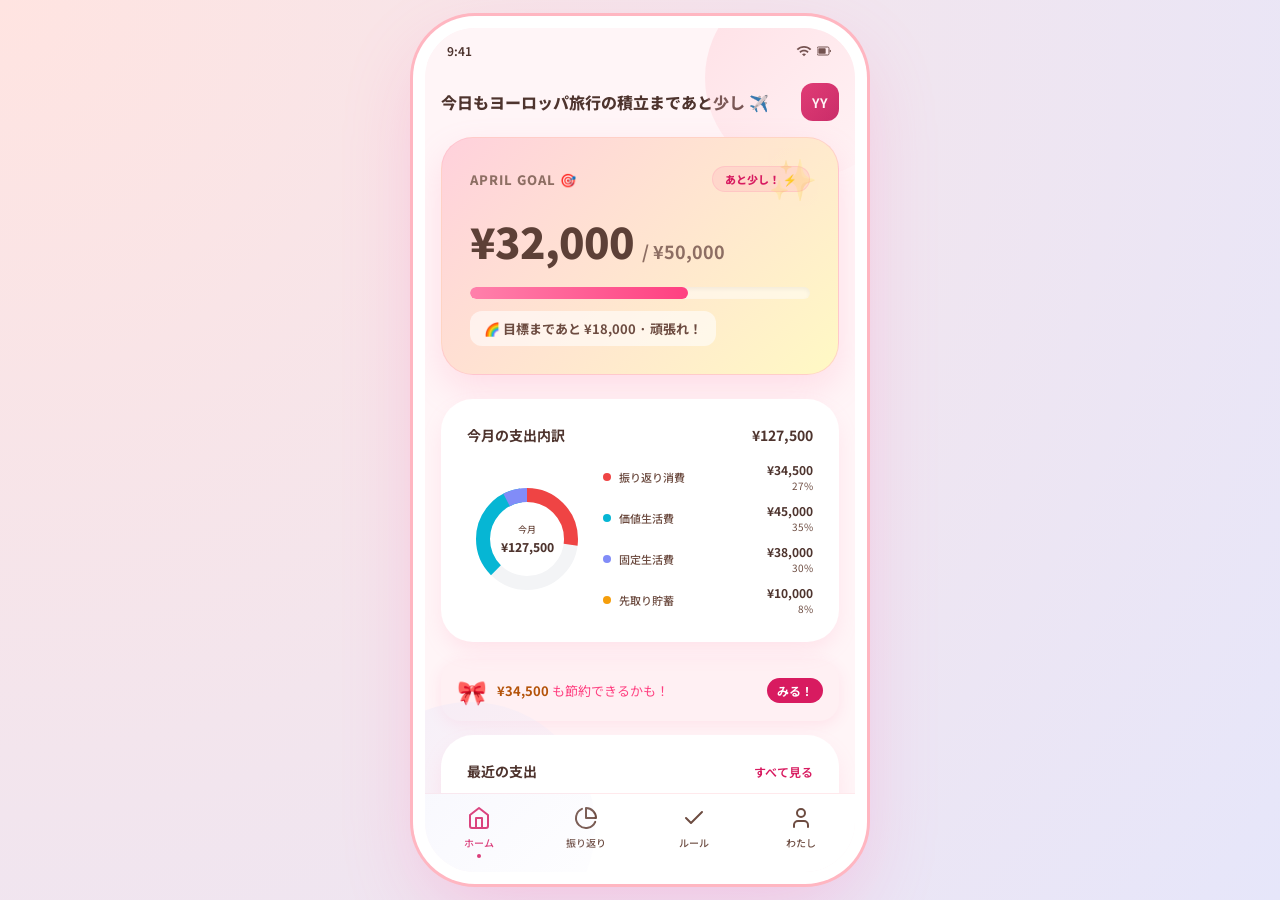
<file: index.html>
<!DOCTYPE html>
<html lang="ja">
<head>
  <meta charset="UTF-8">
  <meta name="viewport" content="width=device-width, initial-scale=1.0, user-scalable=no, viewport-fit=cover">
  <title>ふわマネ</title>
  <link href="https://fonts.googleapis.com/css2?family=Noto+Sans+JP:wght@400;500;600;700;800&display=swap" rel="stylesheet">
  <style>
    /* ── Variables ────────────────────────────────────── */
    :root {
      --bg:        #FFF5F7;
      --surface:   #FFFFFF;
      --border:    rgba(255,182,193,0.3);
      --text:      #4E342E; /* Darker brown for contrast */
      --muted:     #6D4C41; /* Darker muted text for readability */
      --primary:   #D81B60; /* Slightly deeper pink for contrast */
      --primary-g: #C2185B;
      --primary-bg:#FFF0F6;
      --success:   #2E7D32;
      --success-bg:#E8F5E9;
      --danger:    #C62828;
      --danger-bg: #FFEBEE;
      --gold:      #F57F17;
      --teal:      #00838F;
      --card-shadow: 0 10px 25px -5px rgba(255, 128, 171, 0.2);
      --radius-lg: 32px;
      --radius-md: 20px;
    }

    /* ── Reset ────────────────────────────────────────── */
    *, *::before, *::after { box-sizing: border-box; margin: 0; padding: 0; }
    button { cursor: pointer; border: none; background: none; font-family: inherit; }
    input  { font-family: inherit; }

    /* ── Body + phone frame ───────────────────────────── */
    body {
      font-family: 'Noto Sans JP', sans-serif;
      background: #1a1a2e;
      display: flex;
      align-items: flex-start;
      justify-content: center;
      min-height: 100dvh;
    }

    .app {
      width: 100%;
      max-width: 430px;
      min-height: 100dvh;
      background: var(--bg);
      display: flex;
      flex-direction: column;
      position: relative;
      overflow: hidden;
      transition: background 0.3s ease;
    }

    @media (max-width: 500px) {
      .app {
        max-width: none;
        border-radius: 0;
      }
    }

    @media (min-width: 501px) {
      body { 
        align-items: center; 
        padding: 28px 0; 
        background: radial-gradient(circle at top left, #FFE4E1, #E6E6FA); 
      }
      .app {
        min-height: 844px;
        max-height: 844px;
        border-radius: 50px;
        box-shadow:
          0 0 0 12px #fff,
          0 0 0 15px #FFB6C1,
          0 30px 80px rgba(255,105,180,0.3);
        overflow: hidden;
      }
    }

    /* Fluffy bubbles for extra cuteness */
    .app::before {
      content: ''; position: absolute; top: -50px; right: -50px;
      width: 200px; height: 200px; border-radius: 50%;
      background: linear-gradient(135deg, rgba(255,192,203,0.4), rgba(255,255,255,0));
      z-index: 0; pointer-events: none;
    }
    .app::after {
      content: ''; position: absolute; bottom: -80px; left: -80px;
      width: 250px; height: 250px; border-radius: 50%;
      background: linear-gradient(135deg, rgba(230,230,250,0.4), rgba(255,255,255,0));
      z-index: 0; pointer-events: none;
    }

    /* ── Status bar ───────────────────────────────────── */
    .status-bar {
      flex-shrink: 0;
      display: flex;
      justify-content: space-between;
      align-items: center;
      padding: 14px 22px 4px;
      background: var(--bg);
      font-size: 12px;
      font-weight: 600;
      color: var(--text);
    }
    .status-icons { display: flex; align-items: center; gap: 5px; }

    /* ── App body (scrollable) ────────────────────────── */
    .app-body {
      flex: 1;
      overflow-y: auto;
      overflow-x: hidden;
      scrollbar-width: none;
      -webkit-overflow-scrolling: touch;
    }
    .app-body::-webkit-scrollbar { display: none; }

    /* ── Screens ──────────────────────────────────────── */
    .screen { display: none; padding: 0 16px 24px; }
    .screen.active { display: block; }

    /* ── Bottom nav ───────────────────────────────────── */
    .bottom-nav {
      flex-shrink: 0;
      display: flex;
      border-top: 1px solid var(--border);
      background: var(--surface);
      padding: 6px 0 max(env(safe-area-inset-bottom, 0px), 8px);
    }
    .nav-item {
      flex: 1;
      display: flex;
      flex-direction: column;
      align-items: center;
      gap: 3px;
      padding: 6px 4px;
      color: var(--muted);
      font-size: 10px;
      font-weight: 500;
      transition: color 0.15s;
    }
    .nav-item.active { color: var(--primary); }
    .nav-icon { font-size: 20px; line-height: 1; }
    .nav-dot {
      width: 4px; height: 4px; border-radius: 50%;
      background: var(--primary);
      opacity: 0;
      margin-top: 1px;
    }
    .nav-item.active .nav-dot { opacity: 1; }

    /* ── App header ───────────────────────────────────── */
    .app-header {
      display: flex;
      justify-content: space-between;
      align-items: center;
      padding: 20px 0 16px;
    }
    .greeting { font-size: 16px; font-weight: 700; color: var(--text); }
    .month-chip { font-size: 11px; color: var(--muted); font-weight: 500; margin-top: 3px; }
    .avatar-btn {
      width: 38px; height: 38px;
      border-radius: 12px;
      background: linear-gradient(135deg, var(--primary), var(--primary-g));
      color: #fff;
      font-size: 13px;
      font-weight: 700;
      display: flex; align-items: center; justify-content: center;
      transition: transform 0.2s;
    }
    .avatar-btn:active { transform: scale(0.9); }

    .theme-toggle { display: none; }

    .header-actions {
      display: flex;
      gap: 8px;
    }

    /* ── Goal card ────────────────────────────────────── */
    .goal-card {
      background: linear-gradient(135deg, #FFD1DC 0%, #FFF9C4 100%);
      border-radius: var(--radius-lg);
      padding: 28px;
      margin-bottom: 24px;
      color: #5D4037; /* Deep brown for high contrast */
      position: relative;
      overflow: hidden;
      box-shadow: 0 15px 35px rgba(255, 128, 171, 0.2);
      border: 1px solid rgba(255, 182, 193, 0.5);
    }
    .goal-card::before {
      content: '✨';
      position: absolute;
      top: 10px; right: 20px;
      font-size: 40px;
      opacity: 0.2;
      animation: float 4s ease-in-out infinite;
    }
    @keyframes float {
      0%, 100% { transform: translateY(0) rotate(0deg); }
      50% { transform: translateY(-10px) rotate(10deg); }
    }
    .goal-top {
      display: flex;
      justify-content: space-between;
      align-items: center;
      margin-bottom: 18px;
    }
    .goal-label { 
      font-size: 13px; font-weight: 800; color: #8D6E63;
      text-transform: uppercase; letter-spacing: 1px;
    }
    .goal-badge {
      font-size: 11px; font-weight: 800;
      background: rgba(255, 128, 171, 0.15);
      color: #D81B60;
      padding: 4px 12px; border-radius: 999px;
      border: 1px solid rgba(255, 128, 171, 0.2);
    }
    .goal-amounts { 
      margin-bottom: 16px; 
      display: flex; align-items: baseline; gap: 8px;
    }
    .goal-current { font-size: 42px; font-weight: 900; letter-spacing: -1px; color: #5D4037; }
    .goal-total { font-size: 18px; font-weight: 700; color: #8D6E63; }
    .progress-bar {
      height: 12px;
      background: rgba(255, 255, 255, 0.5);
      border-radius: 999px;
      overflow: hidden;
      margin-bottom: 12px;
      box-shadow: inset 0 2px 4px rgba(0,0,0,0.05);
    }
    .progress-fill {
      height: 100%;
      background: linear-gradient(90deg, #FF80AB, #FF4081);
      border-radius: 999px;
    }
    .goal-note { 
      font-size: 13px; font-weight: 700; color: #6D4C41;
      background: rgba(255, 255, 255, 0.6); 
      padding: 8px 14px; border-radius: 12px; 
      display: inline-block; 
    }

    /* ── Cards ────────────────────────────────────────── */


    .card {
      background: var(--surface);
      border-radius: var(--radius-lg);
      padding: 24px;
      margin-bottom: 18px;
      box-shadow: var(--card-shadow);
      transition: all 0.4s cubic-bezier(0.175, 0.885, 0.32, 1.275);
      border: 2px solid transparent;
      position: relative;
      z-index: 1;
    }
    .card:hover {
      transform: translateY(-8px) scale(1.02);
      border-color: var(--primary-bg);
      box-shadow: 0 20px 40px -10px rgba(255, 128, 171, 0.25);
    }
    .card-header {
      display: flex;
      justify-content: space-between;
      align-items: center;
      margin-bottom: 16px;
    }
    .card-header h3 { font-size: 14px; font-weight: 700; color: var(--text); }
    .card-total { font-size: 14px; font-weight: 700; color: var(--text); }
    .see-all { font-size: 12px; color: var(--primary); font-weight: 600; }

    /* ── Donut chart ──────────────────────────────────── */
    .chart-area { display: flex; align-items: center; gap: 16px; }
    .donut-wrap { flex-shrink: 0; position: relative; width: 120px; height: 120px; }
    .donut-chart { width: 120px; height: 120px; }
    .donut-center {
      position: absolute; inset: 0;
      display: flex; flex-direction: column;
      align-items: center; justify-content: center;
      pointer-events: none;
    }
    .donut-center-label { font-size: 9px; color: var(--muted); font-weight: 500; }
    .donut-center-value { font-size: 12px; font-weight: 800; color: var(--text); margin-top: 2px; }
    .chart-legend { flex: 1; display: flex; flex-direction: column; gap: 9px; }
    .legend-item { display: flex; align-items: center; gap: 8px; font-size: 11px; }
    .legend-dot { width: 8px; height: 8px; border-radius: 50%; flex-shrink: 0; }
    .legend-name { flex: 1; color: var(--muted); font-weight: 500; }
    .legend-amount { font-weight: 700; color: var(--text); font-size: 12px; }
    .legend-pct { font-size: 10px; color: var(--muted); }

    /* ── Alert banner ─────────────────────────────────── */
    .alert-banner {
      background: #FFF8EB;
      border: 1px solid #FDE68A;
      border-radius: 14px;
      padding: 13px 16px;
      display: flex;
      align-items: center;
      gap: 10px;
      margin-bottom: 14px;
      font-size: 13px;
      color: #92400E;
    }
    .alert-banner strong { color: #B45309; }
    .alert-link {
      margin-left: auto;
      flex-shrink: 0;
      font-size: 12px; font-weight: 700;
      color: #B45309;
      background: rgba(180,83,9,0.12);
      padding: 4px 10px; border-radius: 999px;
    }

    /* ── Transaction list ─────────────────────────────── */
    .tx-item {
      display: flex;
      align-items: center;
      gap: 12px;
      padding: 9px 0;
      border-bottom: 1px solid var(--border);
    }
    .tx-item:last-child { border-bottom: none; }
    .tx-icon {
      width: 38px; height: 38px;
      border-radius: 12px;
      display: flex; align-items: center; justify-content: center;
      font-size: 18px;
      flex-shrink: 0;
    }
    .tx-info { flex: 1; min-width: 0; }
    .tx-name { font-size: 13px; font-weight: 600; color: var(--text); white-space: nowrap; overflow: hidden; text-overflow: ellipsis; }
    .tx-meta { font-size: 11px; color: var(--muted); margin-top: 2px; display: flex; align-items: center; gap: 6px; }
    .tx-cat { font-size: 10px; font-weight: 600; padding: 1px 6px; border-radius: 999px; }
    .tx-amount { font-size: 14px; font-weight: 700; color: var(--text); }
    .tx-fav {
      margin-left: 8px;
      font-size: 16px;
      color: var(--muted);
      transition: color 0.2s, transform 0.2s;
    }
    .tx-fav.active { color: var(--danger); transform: scale(1.2); }
    .tx-fav:active { transform: scale(0.8); }

    /* Celebration effect */
    .confetti {
      position: absolute;
      width: 8px; height: 8px;
      background: var(--primary);
      border-radius: 50%;
      pointer-events: none;
      z-index: 1000;
    }

    @keyframes celebrate {
      0% { transform: translate(0, 0) scale(1); opacity: 1; }
      100% { transform: translate(var(--tx), var(--ty)) scale(0); opacity: 0; }
    }

    /* ── Screen headers ───────────────────────────────── */
    .screen-header { padding: 20px 0 12px; }
    .screen-header h2 { font-size: 22px; font-weight: 800; color: var(--text); }
    .screen-header p { font-size: 13px; color: var(--muted); margin-top: 3px; }

    /* ── Review screen ────────────────────────────────── */
    .review-hero {
      background: linear-gradient(135deg, #EF4444 0%, #F87171 100%);
      border-radius: 22px;
      padding: 22px;
      color: #fff;
      margin-bottom: 14px;
      text-align: center;
    }
    .review-hero-label { font-size: 12px; font-weight: 500; opacity: 0.85; margin-bottom: 8px; }
    .review-hero-amount { font-size: 44px; font-weight: 800; line-height: 1; }
    .review-hero-sub { font-size: 12px; opacity: 0.8; margin-top: 6px; }
    .review-badge {
      display: inline-block;
      margin-top: 10px;
      background: rgba(255,255,255,0.22);
      font-size: 11px; font-weight: 700;
      padding: 4px 12px; border-radius: 999px;
    }
    .review-item {
      display: flex;
      align-items: flex-start;
      gap: 14px;
      padding: 14px 0;
      border-bottom: 1px solid var(--border);
    }
    .review-item:last-child { border-bottom: none; }
    .review-icon {
      width: 44px; height: 44px;
      border-radius: 14px;
      display: flex; align-items: center; justify-content: center;
      font-size: 22px;
      flex-shrink: 0;
    }
    .review-info { flex: 1; }
    .review-name { font-size: 14px; font-weight: 700; color: var(--text); margin-bottom: 2px; }
    .review-freq { font-size: 11px; color: var(--muted); margin-bottom: 6px; }
    .review-bar-track { height: 4px; border-radius: 2px; background: var(--bg); margin-bottom: 7px; }
    .review-bar-fill { height: 100%; border-radius: 2px; background: var(--danger); }
    .review-suggestion {
      display: inline-flex;
      align-items: center;
      gap: 4px;
      font-size: 11px; font-weight: 600;
      color: var(--primary);
      background: var(--primary-bg);
      padding: 4px 10px; border-radius: 999px;
      cursor: pointer;
    }
    .review-amount { font-size: 15px; font-weight: 700; color: var(--danger); white-space: nowrap; }

    .cta-btn {
      width: 100%;
      padding: 16px;
      border-radius: 16px;
      font-size: 15px; font-weight: 700;
      background: linear-gradient(135deg, #5B5FE8, #818CF8);
      color: #fff;
      margin-top: 8px;
      transition: opacity 0.15s, transform 0.1s;
    }
    .cta-btn:active { opacity: 0.85; transform: scale(0.98); }

    /* ── Rules screen ─────────────────────────────────── */
    .rules-summary {
      background: var(--primary-bg);
      border-radius: 16px;
      padding: 16px 18px;
      margin-bottom: 14px;
      display: flex;
      align-items: center;
      gap: 12px;
    }
    .rules-summary-icon { font-size: 28px; }
    .rules-summary-text { flex: 1; }
    .rules-summary-title { font-size: 14px; font-weight: 700; color: var(--primary); }
    .rules-summary-sub { font-size: 12px; color: var(--primary); opacity: 0.75; }
    .rules-savings { font-size: 18px; font-weight: 800; color: var(--primary); white-space: nowrap; }

    .rule-card {
      background: var(--surface);
      border-radius: var(--radius-md);
      padding: 16px 18px;
      margin-bottom: 10px;
      box-shadow: 0 1px 4px rgba(0,0,0,0.06);
      display: flex;
      align-items: center;
      gap: 14px;
      transition: opacity 0.3s;
      cursor: pointer;
    }
    .rule-card-inner { flex: 1; display: flex; align-items: center; gap: 14px; }
    .rule-card.off { opacity: 0.4; }
    .rule-icon {
      width: 44px; height: 44px;
      border-radius: 14px;
      display: flex; align-items: center; justify-content: center;
      font-size: 22px;
      flex-shrink: 0;
    }
    .rule-body { flex: 1; min-width: 0; }
    .rule-name { font-size: 14px; font-weight: 700; color: var(--text); margin-bottom: 4px; }
    .rule-progress-wrap { display: flex; align-items: center; gap: 8px; margin-bottom: 6px; }
    .rule-progress-track { flex: 1; height: 5px; border-radius: 3px; background: var(--bg); overflow: hidden; }
    .rule-progress-fill { height: 100%; border-radius: 3px; }
    .rule-progress-label { font-size: 11px; font-weight: 600; white-space: nowrap; }
    .rule-streak { font-size: 11px; color: var(--muted); }

    /* Toggle switch */
    .toggle-wrap { display: flex; align-items: center; flex-shrink: 0; }
    .toggle-input { display: none; }
    .toggle-label {
      display: block;
      width: 44px; height: 26px;
      border-radius: 999px;
      background: var(--bg);
      border: 2px solid #E5E7EB;
      position: relative;
      cursor: pointer;
      transition: background 0.2s, border-color 0.2s;
    }
    .toggle-label::after {
      content: '';
      position: absolute;
      top: 2px; left: 2px;
      width: 18px; height: 18px;
      border-radius: 50%;
      background: #9CA3AF;
      transition: transform 0.2s, background 0.2s;
    }
    .toggle-input:checked + .toggle-label { background: var(--primary); border-color: var(--primary); }
    .toggle-input:checked + .toggle-label::after { transform: translateX(18px); background: #fff; }

    .add-rule-btn {
      width: 100%;
      padding: 15px;
      border-radius: 16px;
      font-size: 14px; font-weight: 700;
      color: var(--primary);
      background: var(--primary-bg);
      border: 2px dashed rgba(99,102,241,0.3);
      display: flex;
      align-items: center;
      justify-content: center;
      gap: 8px;
      margin-top: 4px;
    }

    /* ── Profile screen ───────────────────────────────── */
    .profile-hero {
      display: flex;
      flex-direction: column;
      align-items: center;
      padding: 28px 0 24px;
    }
    .profile-avatar {
      width: 72px; height: 72px;
      border-radius: 50%;
      background: linear-gradient(135deg, var(--primary), var(--primary-g));
      display: flex; align-items: center; justify-content: center;
      font-size: 30px; font-weight: 800; color: #fff;
      margin-bottom: 12px;
      box-shadow: 0 4px 20px rgba(99,102,241,0.35);
    }
    .profile-name { font-size: 18px; font-weight: 800; color: var(--text); }
    .profile-since { font-size: 12px; color: var(--muted); margin-top: 3px; }

    .stats-row { display: grid; grid-template-columns: repeat(3, 1fr); gap: 10px; margin-bottom: 14px; }
    .stat-card {
      background: var(--surface);
      border-radius: 16px;
      padding: 14px 10px;
      text-align: center;
      box-shadow: 0 1px 4px rgba(0,0,0,0.06);
    }
    .stat-val { font-size: 22px; font-weight: 800; color: var(--primary); }
    .stat-lbl { font-size: 10px; color: var(--muted); font-weight: 500; margin-top: 3px; }

    .big-goal-card {
      background: linear-gradient(135deg, #F59E0B 0%, #FBBF24 100%);
      border-radius: 20px;
      padding: 20px;
      color: #fff;
      margin-bottom: 14px;
    }
    .big-goal-label { font-size: 11px; opacity: 0.85; margin-bottom: 6px; }
    .big-goal-name { font-size: 17px; font-weight: 800; margin-bottom: 10px; }
    .big-goal-row { display: flex; justify-content: space-between; align-items: flex-end; margin-bottom: 10px; }
    .big-goal-amount { font-size: 26px; font-weight: 800; }
    .big-goal-total { font-size: 13px; opacity: 0.8; }
    .big-goal-months { font-size: 12px; opacity: 0.85; text-align: right; }

    .settings-list { background: var(--surface); border-radius: 18px; overflow: hidden; box-shadow: 0 1px 4px rgba(0,0,0,0.06); }
    .settings-item {
      display: flex;
      align-items: center;
      gap: 14px;
      padding: 15px 18px;
      border-bottom: 1px solid var(--border);
      font-size: 14px;
      color: var(--text);
      font-weight: 500;
    }
    .settings-item:last-child { border-bottom: none; }
    .settings-icon { font-size: 18px; flex-shrink: 0; }
    .settings-arrow { margin-left: auto; color: var(--muted); font-size: 18px; }

    /* ── Add rule modal ───────────────────────────────── */
    .modal-overlay {
      display: none;
      position: fixed; inset: 0;
      background: rgba(0,0,0,0.5);
      z-index: 100;
      align-items: flex-end;
      justify-content: center;
    }
    .modal-overlay.open { display: flex; }
    .modal-sheet {
      width: 100%;
      max-width: 430px;
      background: var(--surface);
      border-radius: 28px 28px 0 0;
      padding: 24px 20px 40px;
      animation: slide-up 0.3s ease;
    }
    @keyframes slide-up { from { transform: translateY(100%); } to { transform: translateY(0); } }
    .modal-header { display: flex; justify-content: space-between; align-items: center; margin-bottom: 20px; }
    .modal-header h3 { font-size: 17px; font-weight: 800; color: var(--text); }
    .modal-close { font-size: 22px; color: var(--muted); line-height: 1; }
    .modal-field { margin-bottom: 14px; }
    .modal-label { font-size: 12px; color: var(--muted); font-weight: 600; margin-bottom: 6px; display: block; }
    .modal-input {
      width: 100%;
      padding: 12px 14px;
      border: 1.5px solid var(--border);
      border-radius: 12px;
      font-size: 14px;
      color: var(--text);
      outline: none;
      transition: border-color 0.2s;
      background: var(--surface);
    }
    .modal-input:focus { border-color: var(--primary); }
    .category-btns { display: flex; gap: 8px; flex-wrap: wrap; }
    .cat-btn {
      padding: 7px 14px;
      border-radius: 999px;
      font-size: 12px; font-weight: 600;
      border: 1.5px solid var(--border);
      color: var(--muted);
      background: var(--bg);
      transition: all 0.15s;
    }
    .cat-btn.active { background: var(--primary-bg); border-color: var(--primary); color: var(--primary); }
  </style>
</head>
<body>
<div class="app">

  <!-- Status bar -->
  <div class="status-bar">
    <span>9:41</span>
    <div class="status-icons">
      <svg width="16" height="16" viewBox="0 0 24 24" fill="currentColor">
        <path d="M1 9l2 2c4.97-4.97 13.03-4.97 18 0l2-2C16.93 2.93 7.08 2.93 1 9zm8 8l3 3 3-3c-1.65-1.66-4.34-1.66-6 0zm-4-4l2 2c2.76-2.76 7.24-2.76 10 0l2-2C15.14 9.14 8.87 9.14 5 13z"/>
      </svg>
      <svg width="16" height="12" viewBox="0 0 24 16" fill="currentColor">
        <rect x="0" y="2" width="18" height="12" rx="2" stroke="currentColor" stroke-width="1.5" fill="none"/>
        <rect x="2" y="4" width="11" height="8" rx="1" fill="currentColor"/>
        <path d="M19 6v4a2 2 0 0 0 0-4z"/>
      </svg>
    </div>
  </div>

  <!-- Scrollable content -->
  <div class="app-body">

    <!-- ╔══════════════════════════╗ -->
    <!-- ║  SCREEN 1 — ホーム       ║ -->
    <!-- ╚══════════════════════════╝ -->
    <div class="screen active" id="screen-home">
      <div class="app-header">
        <div style="display: flex; align-items: center; gap: 12px;">
          <div class="greeting" style="font-size: 16px; font-weight: 800; color: var(--text);">今日もヨーロッパ旅行の積立まであと少し ✈️</div>
        </div>
        <div class="header-actions">
          <button class="avatar-btn" onclick="switchScreen('profile')">YY</button>
        </div>
      </div>

      <!-- Savings goal card -->
      <div class="goal-card">
        <div class="goal-top">
          <span class="goal-label">APRIL GOAL 🎯</span>
          <span class="goal-badge">あと少し！ ⚡</span>
        </div>
        <div class="goal-amounts">
          <span class="goal-current">¥32,000</span>
          <span class="goal-total">/ ¥50,000</span>
        </div>
        <div class="progress-bar"><div class="progress-fill" style="width:64%"></div></div>
        <div class="goal-note">
          🌈 目標まであと <strong>¥18,000</strong> · 頑張れ！
        </div>
      </div>

      <!-- Spending breakdown card with donut chart -->
      <div class="card">
        <div class="card-header">
          <h3>今月の支出内訳</h3>
          <span class="card-total">¥127,500</span>
        </div>
        <div class="chart-area">
          <div class="donut-wrap">
            <!--
              r=44, circumference = 2π×44 = 276.46
              Seg1 振り返り  27%: len=74.83, offset=0
              Seg2 価値生活費 35%: len=97.59, offset=276.46-74.83=201.63
              Seg3 固定生活費 30%: len=82.37, offset=276.46-172.42=104.04
              Seg4 先取り貯蓄  8%: len=21.67, offset=276.46-254.79=21.67
            -->
            <svg viewBox="0 0 120 120" class="donut-chart">
              <circle cx="60" cy="60" r="44" fill="none" stroke="#F3F4F6" stroke-width="14"/>
              <circle cx="60" cy="60" r="44" fill="none" stroke="#EF4444" stroke-width="14"
                stroke-dasharray="74.83 276.46" stroke-dashoffset="0"
                transform="rotate(-90 60 60)"/>
              <circle cx="60" cy="60" r="44" fill="none" stroke="#06B6D4" stroke-width="14"
                stroke-dasharray="97.59 276.46" stroke-dashoffset="201.63"
                transform="rotate(-90 60 60)"/>
              <circle cx="60" cy="60" r="44" fill="none" stroke="#818CF8" stroke-width="14"
                stroke-dasharray="82.37 276.46" stroke-dashoffset="104.04"
                transform="rotate(-90 60 60)"/>
              <circle cx="60" cy="60" r="44" fill="none" stroke="#F59E0B" stroke-width="14"
                stroke-dasharray="21.67 276.46" stroke-dashoffset="21.67"
                transform="rotate(-90 60 60)"/>
            </svg>
            <div class="donut-center">
              <span class="donut-center-label">今月</span>
              <span class="donut-center-value">¥127,500</span>
            </div>
          </div>
          <div class="chart-legend">
            <div class="legend-item">
              <span class="legend-dot" style="background:#EF4444"></span>
              <span class="legend-name">振り返り消費</span>
              <div style="text-align:right">
                <div class="legend-amount">¥34,500</div>
                <div class="legend-pct">27%</div>
              </div>
            </div>
            <div class="legend-item">
              <span class="legend-dot" style="background:#06B6D4"></span>
              <span class="legend-name">価値生活費</span>
              <div style="text-align:right">
                <div class="legend-amount">¥45,000</div>
                <div class="legend-pct">35%</div>
              </div>
            </div>
            <div class="legend-item">
              <span class="legend-dot" style="background:#818CF8"></span>
              <span class="legend-name">固定生活費</span>
              <div style="text-align:right">
                <div class="legend-amount">¥38,000</div>
                <div class="legend-pct">30%</div>
              </div>
            </div>
            <div class="legend-item">
              <span class="legend-dot" style="background:#F59E0B"></span>
              <span class="legend-name">先取り貯蓄</span>
              <div style="text-align:right">
                <div class="legend-amount">¥10,000</div>
                <div class="legend-pct">8%</div>
              </div>
            </div>
          </div>
        </div>
      </div>

      <!-- Alert banner -->
      <div class="alert-banner" style="background:#FFF0F3; border:none; border-radius:var(--radius-md); color:#FF4081; box-shadow: 0 4px 15px rgba(255,64,129,0.1);">
        <span style="font-size:24px">🎀</span>
        <span><strong>¥34,500</strong> も節約できるかも！</span>
        <button class="alert-link" onclick="switchScreen('analysis')" style="background:var(--primary); color:#fff; border-radius:999px">みる！</button>
      </div>

      <!-- Recent transactions -->
      <div class="card">
        <div class="card-header">
          <h3>最近の支出</h3>
          <button class="see-all" onclick="switchScreen('all-expenses')">すべて見る</button>
        </div>
        <div>
          <div class="tx-item">
            <div class="tx-icon" style="background:#FEE2E2">🏪</div>
            <div class="tx-info">
              <div class="tx-name">セブンイレブン</div>
              <div class="tx-meta">
                <span class="tx-cat" style="background:#FEE2E2;color:#EF4444">振り返り</span>
                <span style="font-size:10px; font-weight:600; color:#EF4444; background:#FFF5F7; padding:1px 6px; border-radius:4px; margin-left:4px;">ルール: 週3回まで (4回目 ⚠️)</span>
              </div>
            </div>
            <div class="tx-amount">¥520</div>
            <button class="tx-fav" onclick="openExpenseEditModal('セブンイレブン', 520, '振り返り', '🏪', '#FEE2E2')" style="font-size:16px; color:var(--muted); padding:4px;">✎</button>
          </div>
          <div class="tx-item">
            <div class="tx-icon" style="background:#EEF2FF">🚆</div>
            <div class="tx-info">
              <div class="tx-name">Suica チャージ</div>
              <div class="tx-meta">
                <span class="tx-cat" style="background:#EEF2FF;color:#6366F1">固定費</span>
              </div>
            </div>
            <div class="tx-amount">¥2,000</div>
            <button class="tx-fav" onclick="openExpenseEditModal('Suica チャージ', 2000, '固定費', '🚆', '#EEF2FF')" style="font-size:16px; color:var(--muted); padding:4px;">✎</button>
          </div>
          <div class="tx-item">
            <div class="tx-icon" style="background:#FEE2E2">☕</div>
            <div class="tx-info">
              <div class="tx-name">スターバックス</div>
              <div class="tx-meta">
                <span class="tx-cat" style="background:#FEE2E2;color:#EF4444">振り返り</span>
                <span style="font-size:10px; font-weight:600; color:#10B981; background:#ECFDF5; padding:1px 6px; border-radius:4px; margin-left:4px;">ルール: スーパー代替 (成功 ✓)</span>
              </div>
            </div>
            <div class="tx-amount">¥680</div>
            <button class="tx-fav" onclick="openExpenseEditModal('スターバックス', 680, '振り返り', '☕', '#FEE2E2')" style="font-size:16px; color:var(--muted); padding:4px;">✎</button>
          </div>
          <div class="tx-item">
            <div class="tx-icon" style="background:#CFFAFE">👕</div>
            <div class="tx-info">
              <div class="tx-name">ユニクロ</div>
              <div class="tx-meta">
                <span class="tx-cat" style="background:#CFFAFE;color:#06B6D4">価値消費</span>
              </div>
            </div>
            <div class="tx-amount">¥3,990</div>
            <button class="tx-fav" onclick="openExpenseEditModal('ユニクロ', 3990, '価値消費', '👕', '#CFFAFE')" style="font-size:16px; color:var(--muted); padding:4px;">✎</button>
          </div>
        </div>
      </div>
    </div><!-- /screen-home -->

    <!-- ╔══════════════════════════╗ -->
    <!-- ║  SCREEN 2 — 振り返り     ║ -->
    <!-- ╚══════════════════════════╝ -->
    <div class="screen" id="screen-review">
      <div class="screen-header">
        <h2>振り返り消費</h2>
        <p>記憶に残らない支出を整理しましょう</p>
      </div>

      <div class="review-hero">
        <div class="review-hero-label">今月の振り返り消費合計</div>
        <div class="review-hero-amount">¥34,500</div>
        <div class="review-hero-sub">先月より ¥2,400 増えています</div>
        <span class="review-badge">⚠️ 支出全体の 27% を占めています</span>
      </div>

      <div class="card">
        <div class="card-header" style="margin-bottom:4px">
          <h3>カテゴリ別の内訳</h3>
        </div>

        <div class="review-item">
          <div class="review-icon" style="background:#FFF3E0">🏪</div>
          <div class="review-info">
            <div class="review-name">コンビニ</div>
            <div class="review-freq">今月 23回 · 平均 ¥539/回</div>
            <div class="review-bar-track"><div class="review-bar-fill" style="width:36%"></div></div>
            <div style="font-size: 11px; margin-top: 6px; color: var(--muted); background: #FFF5F7; padding: 6px; border-radius: 8px; line-height: 1.4;">
              🎯 関連ルール: 「コンビニは週3回まで」<br>
              💡 チャンス: お菓子まとめ買いで <strong style="color:var(--primary)">+¥4,000</strong> 節約
            </div>
            <button class="review-suggestion" style="margin-top:6px;" onclick="switchScreen('rules')">ルールの状況を確認 〉</button>
          </div>
          <div class="review-amount">¥12,400</div>
        </div>

        <div class="review-item">
          <div class="review-icon" style="background:#FFF8E1">☕</div>
          <div class="review-info">
            <div class="review-name">カフェ・ドリンク</div>
            <div class="review-freq">今月 14回 · 平均 ¥614/回</div>
            <div class="review-bar-track"><div class="review-bar-fill" style="width:25%"></div></div>
            <div style="font-size: 11px; margin-top: 6px; color: var(--muted); background: #FFF5F7; padding: 6px; border-radius: 8px; line-height: 1.4;">
              🎯 関連ルール: 「カフェをスーパーで代替」<br>
              💡 チャンス: 水筒を持参すれば <strong style="color:var(--primary)">+¥6,000</strong> 節約
            </div>
            <button class="review-suggestion" style="margin-top:6px;" onclick="switchScreen('rules')">ルールの状況を確認 〉</button>
          </div>
          <div class="review-amount">¥8,600</div>
        </div>

        <div class="review-item">
          <div class="review-icon" style="background:#FCE4EC">📱</div>
          <div class="review-info">
            <div class="review-name">未使用サブスク</div>
            <div class="review-freq">3サービス · 先月から0回使用</div>
            <div class="review-bar-track"><div class="review-bar-fill" style="width:13%"></div></div>
            <div style="font-size: 11px; margin-top: 6px; color: var(--muted); background: #FFF5F7; padding: 6px; border-radius: 8px; line-height: 1.4;">
              🎯 関連ルール: なし<br>
              💡 チャンス: 今すぐ解約で <strong style="color:var(--primary)">+¥4,500</strong> 節約
            </div>
            <button class="review-suggestion" style="margin-top:6px;" onclick="quickAddRule('使わないサブスクは解約', '📱', 4500)">＋ ルールを追加する</button>
          </div>
          <div class="review-amount">¥4,500</div>
        </div>

        <div class="review-item">
          <div class="review-icon" style="background:#F3E5F5">🍱</div>
          <div class="review-info">
            <div class="review-name">外食ランチ</div>
            <div class="review-freq">今月 9回 · 平均 ¥800/回</div>
            <div class="review-bar-track"><div class="review-bar-fill" style="width:21%"></div></div>
            <div style="font-size: 11px; margin-top: 6px; color: var(--muted); background: #FFF5F7; padding: 6px; border-radius: 8px; line-height: 1.4;">
              🎯 関連ルール: 「昼食を週3回は自炊する」<br>
              💡 チャンス: 週末の作り置きで <strong style="color:var(--primary)">+¥3,500</strong> 節約
            </div>
            <button class="review-suggestion" style="margin-top:6px;" onclick="switchScreen('rules')">ルールの状況を確認 〉</button>
          </div>
          <div class="review-amount">¥7,200</div>
        </div>

        <div class="review-item">
          <div class="review-icon" style="background:#F5F5F5">🛒</div>
          <div class="review-info">
            <div class="review-name">その他</div>
            <div class="review-freq">今月 4件</div>
            <div class="review-bar-track"><div class="review-bar-fill" style="width:5%"></div></div>
          </div>
          <div class="review-amount">¥1,800</div>
        </div>
      </div>

      <button class="cta-btn" onclick="switchScreen('analysis')" style="border-radius:var(--radius-md); background:linear-gradient(135deg, #FF80AB, #FF4081); box-shadow: 0 8px 20px rgba(255,64,129,0.3);">
        ✨ もっと節約ポイントを探す
      </button>
    </div><!-- /screen-review -->

    <!-- ╔══════════════════════════╗ -->
    <!-- ║  SCREEN EXTRA — 分析     ║ -->
    <!-- ╚══════════════════════════╝ -->
    <div class="screen" id="screen-analysis">
      <div class="screen-header">
        <h2 style="color:var(--primary)">節約の魔法 ✨</h2>
        <p>あなたの「無意識」を「ワクワク」に変えよう</p>
      </div>

      <div class="card" style="background:linear-gradient(135deg, #FFD1DC, #FFE4E1); border:none; text-align:center;">
        <div style="font-size:40px; margin-bottom:10px;">🦄</div>
        <h3 style="margin-bottom:8px">合計 ¥34,500 のチャンス！</h3>
        <p style="font-size:13px; opacity:0.8">これだけ貯まれば、次の旅行がもっと豪華に ✈️</p>
      </div>

      <div class="card">
        <div class="card-header"><h3>おすすめの自分ルール 💡</h3></div>
        <div style="display:flex; flex-direction:column; gap:16px;">
          
          <div style="display:flex; align-items:center; gap:12px; padding:16px; background:var(--primary-bg); border-radius:var(--radius-md);">
            <div style="font-size:32px">🥤</div>
            <div style="flex:1">
              <div style="font-weight:800; font-size:14px;">コンビニ飲料卒業</div>
              <div style="font-size:12px; opacity:0.7">月 ¥4,500 の節約見込み</div>
            </div>
            <button onclick="quickAddRule('コンビニ飲料はマイボトルに！', '🥤', 4500)" style="padding:8px 16px; background:var(--primary); color:#fff; border-radius:999px; font-weight:800; font-size:12px;">追加 ✨</button>
          </div>

          <div style="display:flex; align-items:center; gap:12px; padding:16px; background:#E8F5E9; border-radius:var(--radius-md);">
            <div style="font-size:32px">🍱</div>
            <div style="flex:1">
              <div style="font-weight:800; font-size:14px;">週2回のお弁当</div>
              <div style="font-size:12px; opacity:0.7">月 ¥8,200 の節約見込み</div>
            </div>
            <button onclick="quickAddRule('週2回は自炊弁当にする', '🍱', 8200)" style="padding:8px 16px; background:#4CAF50; color:#fff; border-radius:999px; font-weight:800; font-size:12px;">追加 ✨</button>
          </div>

          <div style="display:flex; align-items:center; gap:12px; padding:16px; background:#E3F2FD; border-radius:var(--radius-md);">
            <div style="font-size:32px">🛍</div>
            <div style="flex:1">
              <div style="font-weight:800; font-size:14px;">24時間検討ルール</div>
              <div style="font-size:12px; opacity:0.7">月 ¥12,000 の節約見込み</div>
            </div>
            <button onclick="quickAddRule('ポチる前に24時間寝かす', '🛍', 12000)" style="padding:8px 16px; background:#2196F3; color:#fff; border-radius:999px; font-weight:800; font-size:12px;">追加 ✨</button>
          </div>

        </div>
      </div>

      <button class="cta-btn" onclick="switchScreen('home')" style="background:var(--muted); border-radius:var(--radius-md);">
        ホームに戻る 🏠
      </button>
    </div>

    <!-- ╔══════════════════════════╗ -->
    <!-- ║  SCREEN 3 — ルール       ║ -->
    <!-- ╚══════════════════════════╝ -->
    <div class="screen" id="screen-rules">
      <div class="screen-header">
        <h2>自分ルール</h2>
        <p>あなただけの節約ルールを管理する</p>
      </div>

      <div class="rules-summary">
        <div class="rules-summary-icon">🎯</div>
        <div class="rules-summary-text">
          <div class="rules-summary-title">4つのルールを実行中</div>
          <div class="rules-summary-sub">このルールで節約見込み</div>
        </div>
        <div class="rules-savings" id="savingsDisplay">+¥15,200<span style="font-size:11px;font-weight:500">/月</span></div>
      </div>

      <div id="rulesList">
        <!-- Rule 1 -->
        <div class="rule-card" id="rule-1">
          <div class="rule-card-inner" onclick="openRuleDetail('rule-1', 'コンビニは週3回まで', '🏪', '#EF4444')">
            <div class="rule-icon" style="background:#FEE2E2">🏪</div>
            <div class="rule-body">
              <div class="rule-name">コンビニは週3回まで</div>
              <div class="rule-progress-wrap">
                <div class="rule-progress-track">
                  <div class="rule-progress-fill" style="width:33%;background:#EF4444"></div>
                </div>
                <span class="rule-progress-label" style="color:#EF4444">1 / 3回</span>
              </div>
              <div class="rule-streak">🔥 3週連続達成中</div>
            </div>
          </div>
          <div class="toggle-wrap">
            <input type="checkbox" class="toggle-input" id="t1" checked onchange="toggleRule('rule-1',this,5200)">
            <label for="t1" class="toggle-label"></label>
          </div>
        </div>
        <!-- Rule 2 -->
        <div class="rule-card" id="rule-2">
          <div class="rule-card-inner" onclick="openRuleDetail('rule-2', 'カフェをスーパーで代替', '☕', '#10B981')">
            <div class="rule-icon" style="background:#FFF8E1">☕</div>
            <div class="rule-body">
              <div class="rule-name">カフェをスーパーで代替</div>
              <div class="rule-progress-wrap">
                <div class="rule-progress-track">
                  <div class="rule-progress-fill" style="width:80%;background:#10B981"></div>
                </div>
                <span class="rule-progress-label" style="color:#10B981">今月 8回セーブ ✓</span>
              </div>
              <div class="rule-streak">🏆 今月の節約額 +¥4,900</div>
            </div>
          </div>
          <div class="toggle-wrap">
            <input type="checkbox" class="toggle-input" id="t2" checked onchange="toggleRule('rule-2',this,4900)">
            <label for="t2" class="toggle-label"></label>
          </div>
        </div>
        <!-- Rule 3 -->
        <div class="rule-card" id="rule-3">
          <div class="rule-card-inner" onclick="openRuleDetail('rule-3', '衝動買い前に24時間待つ', '⏰', '#6366F1')">
            <div class="rule-icon" style="background:#EEF2FF">⏰</div>
            <div class="rule-body">
              <div class="rule-name">衝動買い前に24時間待つ</div>
              <div class="rule-progress-wrap">
                <div class="rule-progress-track">
                  <div class="rule-progress-fill" style="width:100%;background:#6366F1"></div>
                </div>
                <span class="rule-progress-label" style="color:#6366F1">先週達成 ✓</span>
              </div>
              <div class="rule-streak">🔥 5週連続達成中</div>
            </div>
          </div>
          <div class="toggle-wrap">
            <input type="checkbox" class="toggle-input" id="t3" checked onchange="toggleRule('rule-3',this,3200)">
            <label for="t3" class="toggle-label"></label>
          </div>
        </div>
        <!-- Rule 4 -->
        <div class="rule-card" id="rule-4">
          <div class="rule-card-inner" onclick="openRuleDetail('rule-4', '昼食を週3回は自炊する', '🍱', '#A855F7')">
            <div class="rule-icon" style="background:#F3E5F5">🍱</div>
            <div class="rule-body">
              <div class="rule-name">昼食を週3回は自炊する</div>
              <div class="rule-progress-wrap">
                <div class="rule-progress-track">
                  <div class="rule-progress-fill" style="width:66%;background:#A855F7"></div>
                </div>
                <span class="rule-progress-label" style="color:#A855F7">2 / 3回</span>
              </div>
              <div class="rule-streak">あと1回で今週達成！</div>
            </div>
          </div>
          <div class="toggle-wrap">
            <input type="checkbox" class="toggle-input" id="t4" checked onchange="toggleRule('rule-4',this,1900)">
            <label for="t4" class="toggle-label"></label>
          </div>
        </div>
      </div>

      <button class="add-rule-btn" onclick="openModal()">
        ＋ ルールを追加する
      </button>
    </div><!-- /screen-rules -->

    <!-- ╔══════════════════════════╗ -->
    <!-- ║  SCREEN 4 — わたし       ║ -->
    <!-- ╚══════════════════════════╝ -->
    <div class="screen" id="screen-profile">
      <div class="profile-hero">
        <div class="profile-avatar">YY</div>
        <div class="profile-name">山田 由奈</div>
        <div class="profile-since">2025年12月から利用中</div>
      </div>

      <div class="stats-row">
        <div class="stat-card">
          <div class="stat-val">145</div>
          <div class="stat-lbl">継続日数</div>
        </div>
        <div class="stat-card">
          <div class="stat-val">4ヶ月</div>
          <div class="stat-lbl">目標達成</div>
        </div>
        <div class="stat-card">
          <div class="stat-val">−22%</div>
          <div class="stat-lbl">振り返り削減</div>
        </div>
      </div>

      <div class="big-goal-card">
        <div class="big-goal-label">🌏 大きな目標</div>
        <div class="big-goal-name">ヨーロッパ旅行のための積立</div>
        <div class="big-goal-row">
          <div>
            <div class="big-goal-amount">¥128,000</div>
            <div class="big-goal-total">目標 ¥300,000 の 43%達成</div>
          </div>
          <div class="big-goal-months">あと<br><span style="font-size:22px;font-weight:800">8ヶ月</span></div>
        </div>
        <div style="height:7px;background:rgba(255,255,255,0.3);border-radius:4px;overflow:hidden;">
          <div style="height:100%;width:43%;background:#fff;border-radius:4px;"></div>
        </div>
      </div>

      <div class="settings-list">
        <div class="settings-item"><span class="settings-icon">🔔</span>通知・リマインド設定<span class="settings-arrow">›</span></div>
        <div class="settings-item"><span class="settings-icon">📂</span>支出カテゴリの編集<span class="settings-arrow">›</span></div>
        <div class="settings-item"><span class="settings-icon">🏦</span>口座・カード連携<span class="settings-arrow">›</span></div>
        <div class="settings-item"><span class="settings-icon">📊</span>データをエクスポート<span class="settings-arrow">›</span></div>
        <div class="settings-item"><span class="settings-icon">❓</span>ヘルプ・よくある質問<span class="settings-arrow">›</span></div>
      </div>

      <div style="text-align:center;padding:24px 0 8px;font-size:11px;color:var(--muted);">
        ふわマネ v1.0.0 · 貯蓄に近づく、あなたの相棒
      </div>
    </div><!-- /screen-profile -->

    <!-- ╔══════════════════════════╗ -->
    <!-- ║  SCREEN EXTRA — すべての支出 ║ -->
    <!-- ╚══════════════════════════╝ -->
    <div class="screen" id="screen-all-expenses">
      <div class="screen-header" style="display:flex; align-items:center; gap:12px; padding-top:10px;">
        <button onclick="switchScreen('home')" style="font-size:24px; width:32px; height:32px; display:flex; align-items:center; justify-content:center; border-radius:50%; background:var(--surface); box-shadow:0 2px 8px rgba(0,0,0,0.05);">‹</button>
        <h2 style="margin:0">すべての支出</h2>
      </div>

      <div class="expense-group">
        <div style="font-size:14px; font-weight:800; color:var(--text); margin:16px 0 8px; display:flex; align-items:center; gap:8px;">
          <span style="background:var(--primary-bg); color:var(--primary); padding:2px 8px; border-radius:999px; font-size:12px;">今日</span> 4月30日
        </div>
        <div class="card" style="padding: 0 16px; margin-bottom:8px; border-radius: var(--radius-md);">
          
          <div class="tx-item">
            <div class="tx-icon" style="background:#FEE2E2">🏪</div>
            <div class="tx-info">
              <div class="tx-name">セブンイレブン</div>
              <div class="tx-meta">
                <span class="tx-cat" style="background:#FEE2E2;color:#EF4444">振り返り</span>
                <span style="font-size:10px; font-weight:600; color:#EF4444; background:#FFF5F7; padding:1px 6px; border-radius:4px; margin-left:4px;">ルール: 週3回まで (4回目 ⚠️)</span>
              </div>
            </div>
            <div class="tx-amount">¥520</div>
            <button class="tx-fav" onclick="openExpenseEditModal('セブンイレブン', 520, '振り返り', '🏪', '#FEE2E2')" style="font-size:16px; color:var(--muted); padding:4px;">✎</button>
          </div>

          <div class="tx-item">
            <div class="tx-icon" style="background:#EEF2FF">🚆</div>
            <div class="tx-info">
              <div class="tx-name">Suica チャージ</div>
              <div class="tx-meta">
                <span class="tx-cat" style="background:#EEF2FF;color:#6366F1">固定費</span>
              </div>
            </div>
            <div class="tx-amount">¥2,000</div>
            <button class="tx-fav" onclick="openExpenseEditModal('Suica チャージ', 2000, '固定費', '🚆', '#EEF2FF')" style="font-size:16px; color:var(--muted); padding:4px;">✎</button>
          </div>

          <div class="tx-item">
            <div class="tx-icon" style="background:#FEE2E2">☕</div>
            <div class="tx-info">
              <div class="tx-name">スターバックス</div>
              <div class="tx-meta">
                <span class="tx-cat" style="background:#FEE2E2;color:#EF4444">振り返り</span>
                <span style="font-size:10px; font-weight:600; color:#10B981; background:#ECFDF5; padding:1px 6px; border-radius:4px; margin-left:4px;">ルール: スーパー代替 (成功 ✓)</span>
              </div>
            </div>
            <div class="tx-amount">¥680</div>
            <button class="tx-fav" onclick="openExpenseEditModal('スターバックス', 680, '振り返り', '☕', '#FEE2E2')" style="font-size:16px; color:var(--muted); padding:4px;">✎</button>
          </div>

          <div class="tx-item" style="border-bottom: none;">
            <div class="tx-icon" style="background:#CFFAFE">👕</div>
            <div class="tx-info">
              <div class="tx-name">ユニクロ</div>
              <div class="tx-meta">
                <span class="tx-cat" style="background:#CFFAFE;color:#06B6D4">価値消費</span>
              </div>
            </div>
            <div class="tx-amount">¥3,990</div>
            <button class="tx-fav" onclick="openExpenseEditModal('ユニクロ', 3990, '価値消費', '👕', '#CFFAFE')" style="font-size:16px; color:var(--muted); padding:4px;">✎</button>
          </div>

        </div>
      </div>

      <div class="expense-group">
        <div style="font-size:14px; font-weight:800; color:var(--text); margin:20px 0 8px; display:flex; align-items:center; gap:8px;">
          <span style="background:var(--surface); color:var(--muted); padding:2px 8px; border-radius:999px; font-size:12px; border:1px solid var(--border);">昨日</span> 4月29日
        </div>
        <div class="card" style="padding: 0 16px; margin-bottom:8px; border-radius: var(--radius-md);">
          
          <div class="tx-item">
            <div class="tx-icon" style="background:#EEF2FF">🏠</div>
            <div class="tx-info">
              <div class="tx-name">家賃</div>
              <div class="tx-meta"><span class="tx-cat" style="background:#EEF2FF;color:#6366F1">固定費</span></div>
            </div>
            <div class="tx-amount">¥75,000</div>
            <button class="tx-fav" onclick="openExpenseEditModal('家賃', 75000, '固定費', '🏠', '#EEF2FF')" style="font-size:16px; color:var(--muted); padding:4px;">✎</button>
          </div>

          <div class="tx-item">
            <div class="tx-icon" style="background:#CFFAFE">🛒</div>
            <div class="tx-info">
              <div class="tx-name">スーパー (食料品)</div>
              <div class="tx-meta"><span class="tx-cat" style="background:#CFFAFE;color:#06B6D4">価値消費</span></div>
            </div>
            <div class="tx-amount">¥4,300</div>
            <button class="tx-fav" onclick="openExpenseEditModal('スーパー (食料品)', 4300, '価値消費', '🛒', '#CFFAFE')" style="font-size:16px; color:var(--muted); padding:4px;">✎</button>
          </div>

          <div class="tx-item">
            <div class="tx-icon" style="background:#FEE2E2">🍔</div>
            <div class="tx-info">
              <div class="tx-name">マクドナルド</div>
              <div class="tx-meta">
                <span class="tx-cat" style="background:#FEE2E2;color:#EF4444">振り返り</span>
                <span style="font-size:10px; font-weight:600; color:#EF4444; background:#FFF5F7; padding:1px 6px; border-radius:4px; margin-left:4px;">ルール: 昼食自炊 (1/3回 ⚠️)</span>
              </div>
            </div>
            <div class="tx-amount">¥850</div>
            <button class="tx-fav" onclick="openExpenseEditModal('マクドナルド', 850, '振り返り', '🍔', '#FEE2E2')" style="font-size:16px; color:var(--muted); padding:4px;">✎</button>
          </div>

          <div class="tx-item" style="border-bottom: none;">
            <div class="tx-icon" style="background:#CFFAFE">💄</div>
            <div class="tx-info">
              <div class="tx-name">コスメ</div>
              <div class="tx-meta"><span class="tx-cat" style="background:#CFFAFE;color:#06B6D4">価値消費</span></div>
            </div>
            <div class="tx-amount">¥3,500</div>
            <button class="tx-fav" onclick="openExpenseEditModal('コスメ', 3500, '価値消費', '💄', '#CFFAFE')" style="font-size:16px; color:var(--muted); padding:4px;">✎</button>
          </div>

        </div>
      </div>

      <div class="expense-group">
        <div style="font-size:14px; font-weight:800; color:var(--text); margin:20px 0 8px; display:flex; align-items:center; gap:8px;">
          <span style="background:var(--surface); color:var(--muted); padding:2px 8px; border-radius:999px; font-size:12px; border:1px solid var(--border);">3日前</span> 4月28日
        </div>
        <div class="card" style="padding: 0 16px; margin-bottom:8px; border-radius: var(--radius-md);">
          
          <div class="tx-item">
            <div class="tx-icon" style="background:#FEE2E2">☕</div>
            <div class="tx-info">
              <div class="tx-name">カフェ</div>
              <div class="tx-meta">
                <span class="tx-cat" style="background:#FEE2E2;color:#EF4444">振り返り</span>
                <span style="font-size:10px; font-weight:600; color:#10B981; background:#ECFDF5; padding:1px 6px; border-radius:4px; margin-left:4px;">ルール: スーパー代替 (成功 ✓)</span>
              </div>
            </div>
            <div class="tx-amount">¥450</div>
            <button class="tx-fav" onclick="openExpenseEditModal('カフェ', 450, '振り返り', '☕', '#FEE2E2')" style="font-size:16px; color:var(--muted); padding:4px;">✎</button>
          </div>

          <div class="tx-item">
            <div class="tx-icon" style="background:#CFFAFE">🎬</div>
            <div class="tx-info">
              <div class="tx-name">映画</div>
              <div class="tx-meta"><span class="tx-cat" style="background:#CFFAFE;color:#06B6D4">価値消費</span></div>
            </div>
            <div class="tx-amount">¥1,900</div>
            <button class="tx-fav" onclick="openExpenseEditModal('映画', 1900, '価値消費', '🎬', '#CFFAFE')" style="font-size:16px; color:var(--muted); padding:4px;">✎</button>
          </div>

          <div class="tx-item" style="border-bottom: none;">
            <div class="tx-icon" style="background:#FEE2E2">🏪</div>
            <div class="tx-info">
              <div class="tx-name">コンビニ (お菓子)</div>
              <div class="tx-meta">
                <span class="tx-cat" style="background:#FEE2E2;color:#EF4444">振り返り</span>
                <span style="font-size:10px; font-weight:600; color:#EF4444; background:#FFF5F7; padding:1px 6px; border-radius:4px; margin-left:4px;">ルール: 週3回まで (3回目 ⚠️)</span>
              </div>
            </div>
            <div class="tx-amount">¥800</div>
            <button class="tx-fav" onclick="openExpenseEditModal('コンビニ (お菓子)', 800, '振り返り', '🏪', '#FEE2E2')" style="font-size:16px; color:var(--muted); padding:4px;">✎</button>
          </div>

        </div>
      </div>

      <div class="expense-group">
        <div style="font-size:14px; font-weight:800; color:var(--text); margin:20px 0 8px;">4月27日</div>
        <div class="card" style="padding: 0 16px; margin-bottom:8px; border-radius: var(--radius-md);">
          
          <div class="tx-item">
            <div class="tx-icon" style="background:#FEE2E2">🍻</div>
            <div class="tx-info">
              <div class="tx-name">飲み会 (惰性)</div>
              <div class="tx-meta">
                <span class="tx-cat" style="background:#FEE2E2;color:#EF4444">振り返り</span>
                <span style="font-size:10px; font-weight:600; color:#EF4444; background:#FFF5F7; padding:1px 6px; border-radius:4px; margin-left:4px;">ルール: 惰性の飲み会禁止 (違反 ❌)</span>
              </div>
            </div>
            <div class="tx-amount">¥4,500</div>
            <button class="tx-fav" onclick="openExpenseEditModal('飲み会 (惰性)', 4500, '振り返り', '🍻', '#FEE2E2')" style="font-size:16px; color:var(--muted); padding:4px;">✎</button>
          </div>

          <div class="tx-item" style="border-bottom: none;">
            <div class="tx-icon" style="background:#EEF2FF">🚆</div>
            <div class="tx-info">
              <div class="tx-name">電車 (交通費)</div>
              <div class="tx-meta"><span class="tx-cat" style="background:#EEF2FF;color:#6366F1">固定費</span></div>
            </div>
            <div class="tx-amount">¥500</div>
            <button class="tx-fav" onclick="openExpenseEditModal('電車 (交通費)', 500, '固定費', '🚆', '#EEF2FF')" style="font-size:16px; color:var(--muted); padding:4px;">✎</button>
          </div>

        </div>
      </div>

      <div class="expense-group">
        <div style="font-size:14px; font-weight:800; color:var(--text); margin:20px 0 8px;">4月26日</div>
        <div class="card" style="padding: 0 16px; margin-bottom:8px; border-radius: var(--radius-md);">
          
          <div class="tx-item">
            <div class="tx-icon" style="background:#CFFAFE">📚</div>
            <div class="tx-info">
              <div class="tx-name">書籍</div>
              <div class="tx-meta"><span class="tx-cat" style="background:#CFFAFE;color:#06B6D4">価値消費</span></div>
            </div>
            <div class="tx-amount">¥1,650</div>
            <button class="tx-fav" onclick="openExpenseEditModal('書籍', 1650, '価値消費', '📚', '#CFFAFE')" style="font-size:16px; color:var(--muted); padding:4px;">✎</button>
          </div>

          <div class="tx-item">
            <div class="tx-icon" style="background:#EEF2FF">📱</div>
            <div class="tx-info">
              <div class="tx-name">サブスクリプション</div>
              <div class="tx-meta"><span class="tx-cat" style="background:#EEF2FF;color:#6366F1">固定費</span></div>
            </div>
            <div class="tx-amount">¥1,080</div>
            <button class="tx-fav" onclick="openExpenseEditModal('サブスクリプション', 1080, '固定費', '📱', '#EEF2FF')" style="font-size:16px; color:var(--muted); padding:4px;">✎</button>
          </div>

          <div class="tx-item" style="border-bottom: none;">
            <div class="tx-icon" style="background:#FEE2E2">🏪</div>
            <div class="tx-info">
              <div class="tx-name">コンビニ (夜食)</div>
              <div class="tx-meta">
                <span class="tx-cat" style="background:#FEE2E2;color:#EF4444">振り返り</span>
                <span style="font-size:10px; font-weight:600; color:#10B981; background:#ECFDF5; padding:1px 6px; border-radius:4px; margin-left:4px;">ルール: 夜食我慢 (成功 ✓)</span>
              </div>
            </div>
            <div class="tx-amount">¥600</div>
            <button class="tx-fav" onclick="openExpenseEditModal('コンビニ (夜食)', 600, '振り返り', '🏪', '#FEE2E2')" style="font-size:16px; color:var(--muted); padding:4px;">✎</button>
          </div>

        </div>
      </div>
    </div><!-- /screen-all-expenses -->

    <!-- ╔══════════════════════════╗ -->
    <!-- ║  SCREEN EXTRA — ルール詳細 ║ -->
    <!-- ╚══════════════════════════╝ -->
    <div class="screen" id="screen-rule-detail">
      <div class="app-header" style="padding-top:10px">
        <button onclick="switchScreen('rules')" style="font-size:24px">‹</button>
        <div class="greeting" id="detail-rule-name">ルール詳細</div>
        <button onclick="openEditModal()" style="font-size:20px; color:var(--primary);">✎</button>
      </div>

      <div class="card" style="background:var(--primary-bg); border:none; text-align:center; padding:24px;">
        <div id="detail-rule-icon" style="font-size:54px; margin-bottom:12px;">🏪</div>
        <div style="font-size:12px; color:var(--primary); font-weight:800; text-transform:uppercase; letter-spacing:1px; margin-bottom:4px;">今週の利用状況</div>
        <div style="font-size:36px; font-weight:900; color:var(--text);" id="detail-rule-quota">1 / 3 回</div>
        <div style="font-size:13px; color:var(--muted); margin-top:4px;" id="detail-rule-remaining">残り 2 回</div>
      </div>

      <div class="card" style="margin-bottom:24px;">
        <div class="card-header"><h3>今回の支出を記録 💸</h3></div>
        <div style="display:flex; gap:8px;">
          <input type="number" id="spendInput" placeholder="使った金額 (例: 500)" style="flex:1; padding:12px; border:2px solid var(--border); border-radius:var(--radius-sm); outline:none; font-size:16px;">
          <button class="cta-btn" onclick="logSpendingEvent()" style="width:auto; margin:0; padding:0 20px; background:var(--primary);">記録 ✨</button>
        </div>
      </div>

      <div class="card" style="background:linear-gradient(135deg, #FFFDE7, #FFF9C4); border:none;">
        <div style="display:flex; align-items:center; gap:12px;">
          <div style="font-size:32px;">📈</div>
          <div>
            <div style="font-weight:800; color:#F57F17; font-size:14px;">継続 3週目の変化</div>
            <div style="font-size:12px; color:#BCAA00;" id="detail-rule-comparison">普段より ¥6,400 節約できています！</div>
          </div>
        </div>
      </div>

      <div class="card">
        <div class="card-header"><h3>節約の記録 📜</h3></div>
        <div id="saving-history" style="display:flex; flex-direction:column; gap:12px;">
          <!-- Items will be added here -->
        </div>
      </div>
    </div>

  </div><!-- /app-body -->

  <!-- Bottom nav -->
  <nav class="bottom-nav">
    <button class="nav-item active" data-screen="home">
      <span class="nav-icon"><svg width="24" height="24" viewBox="0 0 24 24" fill="none" stroke="currentColor" stroke-width="2" stroke-linecap="round" stroke-linejoin="round"><path d="m3 9 9-7 9 7v11a2 2 0 0 1-2 2H5a2 2 0 0 1-2-2z"/><polyline points="9 22 9 12 15 12 15 22"/></svg></span>
      <span>ホーム</span>
      <span class="nav-dot"></span>
    </button>
    <button class="nav-item" data-screen="review">
      <span class="nav-icon"><svg width="24" height="24" viewBox="0 0 24 24" fill="none" stroke="currentColor" stroke-width="2" stroke-linecap="round" stroke-linejoin="round"><path d="M21.21 15.89A10 10 0 1 1 8 2.83"/><path d="M22 12A10 10 0 0 0 12 2v10z"/></svg></span>
      <span>振り返り</span>
      <span class="nav-dot"></span>
    </button>
    <button class="nav-item" data-screen="rules">
      <span class="nav-icon"><svg width="24" height="24" viewBox="0 0 24 24" fill="none" stroke="currentColor" stroke-width="2" stroke-linecap="round" stroke-linejoin="round"><path d="M20 6 9 17l-5-5"/></svg></span>
      <span>ルール</span>
      <span class="nav-dot"></span>
    </button>
    <button class="nav-item" data-screen="profile">
      <span class="nav-icon"><svg width="24" height="24" viewBox="0 0 24 24" fill="none" stroke="currentColor" stroke-width="2" stroke-linecap="round" stroke-linejoin="round"><path d="M19 21v-2a4 4 0 0 0-4-4H9a4 4 0 0 0-4 4v2"/><circle cx="12" cy="7" r="4"/></svg></span>
      <span>わたし</span>
      <span class="nav-dot"></span>
    </button>
  </nav>

</div><!-- /app -->

<!-- Add rule modal -->
<div class="modal-overlay" id="addRuleModal">
  <div class="modal-sheet">
    <div class="modal-header">
      <h3 id="modalTitle">ルールを追加する</h3>
      <button class="modal-close" onclick="closeModal()">✕</button>
    </div>
    <div class="modal-field">
      <label class="modal-label">ルール名</label>
      <input class="modal-input" id="ruleInput" type="text" placeholder="例：コンビニは週2回まで">
    </div>
    <div class="modal-field">
      <label class="modal-label">カテゴリ</label>
      <div class="category-btns">
        <button class="cat-btn active" onclick="selectCat(this)">🏪 コンビニ</button>
        <button class="cat-btn" onclick="selectCat(this)">☕ カフェ</button>
        <button class="cat-btn" onclick="selectCat(this)">🍱 外食</button>
        <button class="cat-btn" onclick="selectCat(this)">🛒 買い物</button>
        <button class="cat-btn" onclick="selectCat(this)">📱 サブスク</button>
        <button class="cat-btn" onclick="selectCat(this)">✨ その他</button>
      </div>
    </div>
    <button class="cta-btn" id="modalSubmit" onclick="handleSubmitRule()" style="margin-top:12px">追加する</button>
  </div>
</div>

<!-- Edit Expense modal -->
<div class="modal-overlay" id="editExpenseModal">
  <div class="modal-sheet">
    <div class="modal-header">
      <h3>支出を編集する</h3>
      <button class="modal-close" onclick="closeExpenseModal()">✕</button>
    </div>
    <div class="modal-field">
      <label class="modal-label">内容</label>
      <input class="modal-input" id="expenseNameInput" type="text">
    </div>
    <div class="modal-field">
      <label class="modal-label">金額</label>
      <input class="modal-input" id="expenseAmountInput" type="number">
    </div>
    <div class="modal-field">
      <label class="modal-label">分類</label>
      <select class="modal-input" id="expenseCategorySelect">
        <option value="振り返り">振り返り消費 (無駄だったかも)</option>
        <option value="価値消費">価値消費 (意味のある支出)</option>
        <option value="固定費">固定費</option>
        <option value="先取り貯蓄">先取り貯蓄</option>
      </select>
    </div>
    <button class="cta-btn" onclick="saveExpenseEdit()" style="margin-top:12px; background:var(--primary);">保存する</button>
  </div>
</div>

<script>
  // ── Screen navigation ──────────────────────────────
  function switchScreen(id) {
    document.querySelectorAll('.screen').forEach(s => s.classList.remove('active'))
    document.querySelectorAll('.nav-item').forEach(b => b.classList.remove('active'))
    document.getElementById('screen-' + id).classList.add('active')
    document.querySelector('.nav-item[data-screen="' + id + '"]').classList.add('active')
    document.querySelector('.app-body').scrollTop = 0
  }
  document.querySelectorAll('.nav-item').forEach(btn => {
    btn.addEventListener('click', () => switchScreen(btn.dataset.screen))
  })

  // ── Favorite toggle ──────────────────────────────────
  function toggleFav(btn) {
    btn.classList.toggle('active')
    if (btn.classList.contains('active')) {
      celebrate(btn)
    }
  }

  // ── Celebration animation ────────────────────────────
  function celebrate(el) {
    const rect = el.getBoundingClientRect()
    const app = document.querySelector('.app')
    const appRect = app.getBoundingClientRect()
    
    for (let i = 0; i < 20; i++) {
      const c = document.createElement('div')
      c.className = 'confetti'
      const colors = ['#6366F1', '#10B981', '#EF4444', '#F59E0B', '#06B6D4', '#EC4899', '#8B5CF6']
      c.style.background = colors[Math.floor(Math.random() * colors.length)]
      
      const x = rect.left + rect.width / 2 - appRect.left
      const y = rect.top + rect.height / 2 - appRect.top
      
      const angle = Math.random() * Math.PI * 2
      const velocity = 50 + Math.random() * 100
      const tx = Math.cos(angle) * velocity
      const ty = Math.sin(angle) * velocity
      
      c.style.left = x + 'px'
      c.style.top = y + 'px'
      c.style.setProperty('--tx', tx + 'px')
      c.style.setProperty('--ty', ty + 'px')
      
      c.style.animation = `celebrate ${0.4 + Math.random() * 0.4}s cubic-bezier(0.1, 0.8, 0.3, 1) forwards`
      app.appendChild(c)
      setTimeout(() => c.remove(), 800)
    }
  }

  // ── Rule toggle + savings estimate ─────────────────
  const ruleSavings = { 't1': 5200, 't2': 4900, 't3': 3200, 't4': 1900 }
  function toggleRule(cardId, checkbox, amount) {
    const card = document.getElementById(cardId)
    card.classList.toggle('off', !checkbox.checked)
    if (checkbox.checked) {
      celebrate(checkbox)
    }
    updateSavings()
  }
  function updateSavings() {
    let total = 0
    Object.entries(ruleSavings).forEach(([id, val]) => {
      const cb = document.getElementById(id)
      if (cb && cb.checked) total += val
    })
    // also count dynamically added rules
    document.querySelectorAll('[id^="td"]').forEach(cb => {
      if (cb.checked) total += 800
    })
    document.getElementById('savingsDisplay').innerHTML =
      '+¥' + total.toLocaleString() + '<span style="font-size:11px;font-weight:500">/月</span>'
  }

  // ── Add rule modal ───────────────────────────────────
  let editingRuleId = null
  function openEditModal() {
    editingRuleId = 'current-detail' // Simplified for demo
    document.getElementById('modalTitle').textContent = 'ルールを編集する'
    document.getElementById('modalSubmit').textContent = '保存する'
    document.getElementById('ruleInput').value = document.getElementById('detail-rule-name').textContent
    openModal()
  }

  function handleSubmitRule() {
    if (editingRuleId) {
      saveRule()
    } else {
      addRule()
    }
  }

  function saveRule() {
    const newName = document.getElementById('ruleInput').value.trim()
    if (!newName) return
    
    // Update detail screen
    document.getElementById('detail-rule-name').textContent = newName
    
    // Update main list (mock update rule-1)
    const rule1Title = document.querySelector('#rule-1 .rule-name')
    if (rule1Title) rule1Title.textContent = newName
    
    closeModal()
    celebrate(document.getElementById('detail-rule-name'))
  }

  function addRule() {
    // Ensure we reset mode
    editingRuleId = null
    // ... rest of addRule (no changes needed to the logic inside except resetting modal title in openModal)
    const name = document.getElementById('ruleInput').value.trim()
    if (!name) { document.getElementById('ruleInput').focus(); return }
    const cat = document.querySelector('.cat-btn.active')?.textContent.trim() || '✨ その他'
    const [bg, fg, icon] = catMap[cat] || ['#F5F5F5','#9CA3AF','✨']
    dynIdx++
    const cid = 'dcard' + dynIdx
    const tid = 'td' + dynIdx
    ruleSavings[tid] = 800
    const html = `
      <div class="rule-card" id="${cid}" style="animation:fade-in 0.3s ease">
        <div class="rule-card-inner" onclick="openRuleDetail('${cid}', '${name}', '${icon}', '${fg}')">
          <div class="rule-icon" style="background:${bg}">${icon}</div>
          <div class="rule-body">
            <div class="rule-name">${name}</div>
            <div class="rule-progress-wrap">
              <div class="rule-progress-track">
                <div class="rule-progress-fill" style="width:0%;background:${fg}"></div>
              </div>
              <span class="rule-progress-label" style="color:${fg}">スタート前</span>
            </div>
            <div class="rule-streak">ルールを追加しました 🎉</div>
          </div>
        </div>
        <div class="toggle-wrap">
          <input type="checkbox" class="toggle-input" id="${tid}" checked onchange="toggleRule('${cid}',this,800)">
          <label for="${tid}" class="toggle-label"></label>
        </div>
      </div>`
    document.querySelector('.add-rule-btn').insertAdjacentHTML('beforebegin', html)
    document.getElementById('ruleInput').value = ''
    closeModal()
    updateSavings()
    
    // Celebration for new rule
    const newCard = document.getElementById(cid)
    celebrate(newCard)
    
    setTimeout(() => newCard.scrollIntoView({ behavior:'smooth', block:'center' }), 100)
  }

  function closeModal() {
    document.getElementById('addRuleModal').classList.remove('open')
  }
  document.getElementById('addRuleModal').addEventListener('click', e => {
    if (e.target === e.currentTarget) closeModal()
  })
  function selectCat(btn) {
    document.querySelectorAll('.cat-btn').forEach(b => b.classList.remove('active'))
    btn.classList.add('active')
  }

  const catMap = {
    '🏪 コンビニ': ['#FEE2E2', '#EF4444', '🏪'],
    '☕ カフェ':   ['#FFF8E1', '#F59E0B', '☕'],
    '🍱 外食':     ['#F3E5F5', '#A855F7', '🍱'],
    '🛒 買い物':   ['#ECFDF5', '#10B981', '🛒'],
    '📱 サブスク': ['#EEF2FF', '#6366F1', '📱'],
    '✨ その他':   ['#F5F5F5', '#9CA3AF', '✨'],
  }
  let dynIdx = 0
  function openModal() {
    if (!editingRuleId) {
      document.getElementById('modalTitle').textContent = 'ルールを追加する'
      document.getElementById('modalSubmit').textContent = '追加する'
      document.getElementById('ruleInput').value = ''
    }
    document.getElementById('addRuleModal').classList.add('open')
    setTimeout(() => document.getElementById('ruleInput').focus(), 200)
  }

  function quickAddRule(name, icon, amount) {
    editingRuleId = null
    document.getElementById('ruleInput').value = name
    addRule()
    switchScreen('rules')
  }

  function openRuleDetail(id, name, icon, color) {
    document.getElementById('detail-rule-name').textContent = name
    document.getElementById('detail-rule-icon').textContent = icon
    // (Actual history would be fetched here)
    switchScreen('rule-detail')
  }

  function logSpendingEvent() {
    const input = document.getElementById('spendInput')
    const amount = parseInt(input.value) || 0
    if (amount <= 0) { input.focus(); return }

    celebrate(event.target)
    
    // Update Quota
    const quotaEl = document.getElementById('detail-rule-quota')
    const parts = quotaEl.textContent.split('/')
    let current = parseInt(parts[0])
    const max = parseInt(parts[1])
    
    current++
    quotaEl.textContent = `${current} / ${max} 回`
    
    const remaining = max - current
    const remainingEl = document.getElementById('detail-rule-remaining')
    const comparisonEl = document.getElementById('detail-rule-comparison')
    
    if (current > max) {
      remainingEl.textContent = `要注意！ ${current - max}回オーバー ⚠️`
      remainingEl.style.color = 'var(--danger)'
      quotaEl.style.color = 'var(--danger)'
      comparisonEl.textContent = '今週は節約目標を達成できていません 😢'
      comparisonEl.parentElement.parentElement.style.background = 'linear-gradient(135deg, #FFEBEE, #FFCDD2)'
      comparisonEl.style.color = '#B71C1C'
    } else {
      remainingEl.textContent = remaining > 0 ? `残り ${remaining} 回` : '今週分は終了です ⚠️'
      remainingEl.style.color = 'var(--muted)'
      quotaEl.style.color = 'var(--text)'
    }
    
    // Add to history
    const history = document.getElementById('saving-history')
    const now = new Date()
    const timeStr = `${now.getFullYear()}/${(now.getMonth()+1).toString().padStart(2,'0')}/${now.getDate().toString().padStart(2,'0')} ${now.getHours().toString().padStart(2,'0')}:${now.getMinutes().toString().padStart(2,'0')}`
    
    const newItem = `
      <div style="display:flex; justify-content:space-between; padding:12px 0; border-bottom:1px solid var(--border); animation:fade-in 0.3s ease;">
        <div>
          <div style="font-size:14px; font-weight:700;">利用を記録しました</div>
          <div style="font-size:11px; opacity:0.6;">${timeStr}</div>
        </div>
        <div style="color:var(--danger); font-weight:800;">¥${amount.toLocaleString()} 支出</div>
      </div>`
    history.insertAdjacentHTML('afterbegin', newItem)
    
    // Reset input
    input.value = ''
    
    // Update comparison (mock logic)
    const compEl = document.getElementById('detail-rule-comparison')
    const saved = 6400 + (500 - amount) // simple mock calculation
    compEl.textContent = `普段より ¥${saved.toLocaleString()} 節約できています！`

    // Update main list progress (visual sync)
    const progressFill = document.querySelector('#rule-1 .rule-progress-fill')
    if (progressFill) {
      const pct = (current / max) * 100
      progressFill.style.width = pct + '%'
      document.querySelector('#rule-1 .rule-progress-label').textContent = `${current} / ${max} 回`
    }
  }

  // ── Edit Expense logic ──────────────────────────────
  let editingExpense = null;
  function openExpenseEditModal(name, amount, category, icon, bg) {
    editingExpense = { name, amount, category, icon, bg };
    document.getElementById('expenseNameInput').value = name;
    document.getElementById('expenseAmountInput').value = amount;
    document.getElementById('expenseCategorySelect').value = category;
    document.getElementById('editExpenseModal').classList.add('open');
  }

  function closeExpenseModal() {
    document.getElementById('editExpenseModal').classList.remove('open');
  }
  
  document.getElementById('editExpenseModal').addEventListener('click', e => {
    if (e.target === e.currentTarget) closeExpenseModal();
  });

  function saveExpenseEdit() {
    closeExpenseModal();
    const toast = document.createElement('div');
    toast.style.cssText = 'position:fixed; bottom:100px; left:50%; transform:translateX(-50%); background:var(--text); color:#fff; padding:12px 24px; border-radius:999px; font-weight:700; font-size:13px; z-index:999; box-shadow:0 10px 25px rgba(0,0,0,0.2); animation:slide-up 0.3s ease;';
    toast.textContent = '支出の記録を更新しました 🎉';
    document.body.appendChild(toast);
    celebrate(document.querySelector('.app-header'));
    setTimeout(() => {
      toast.style.opacity = '0';
      toast.style.transition = 'opacity 0.3s';
      setTimeout(() => toast.remove(), 300);
    }, 2500);
  }
</script>
<style>
  @keyframes fade-in { from { opacity:0; transform:translateY(8px); } to { opacity:1; transform:none; } }
</style>

</body>
</html>
</file>
